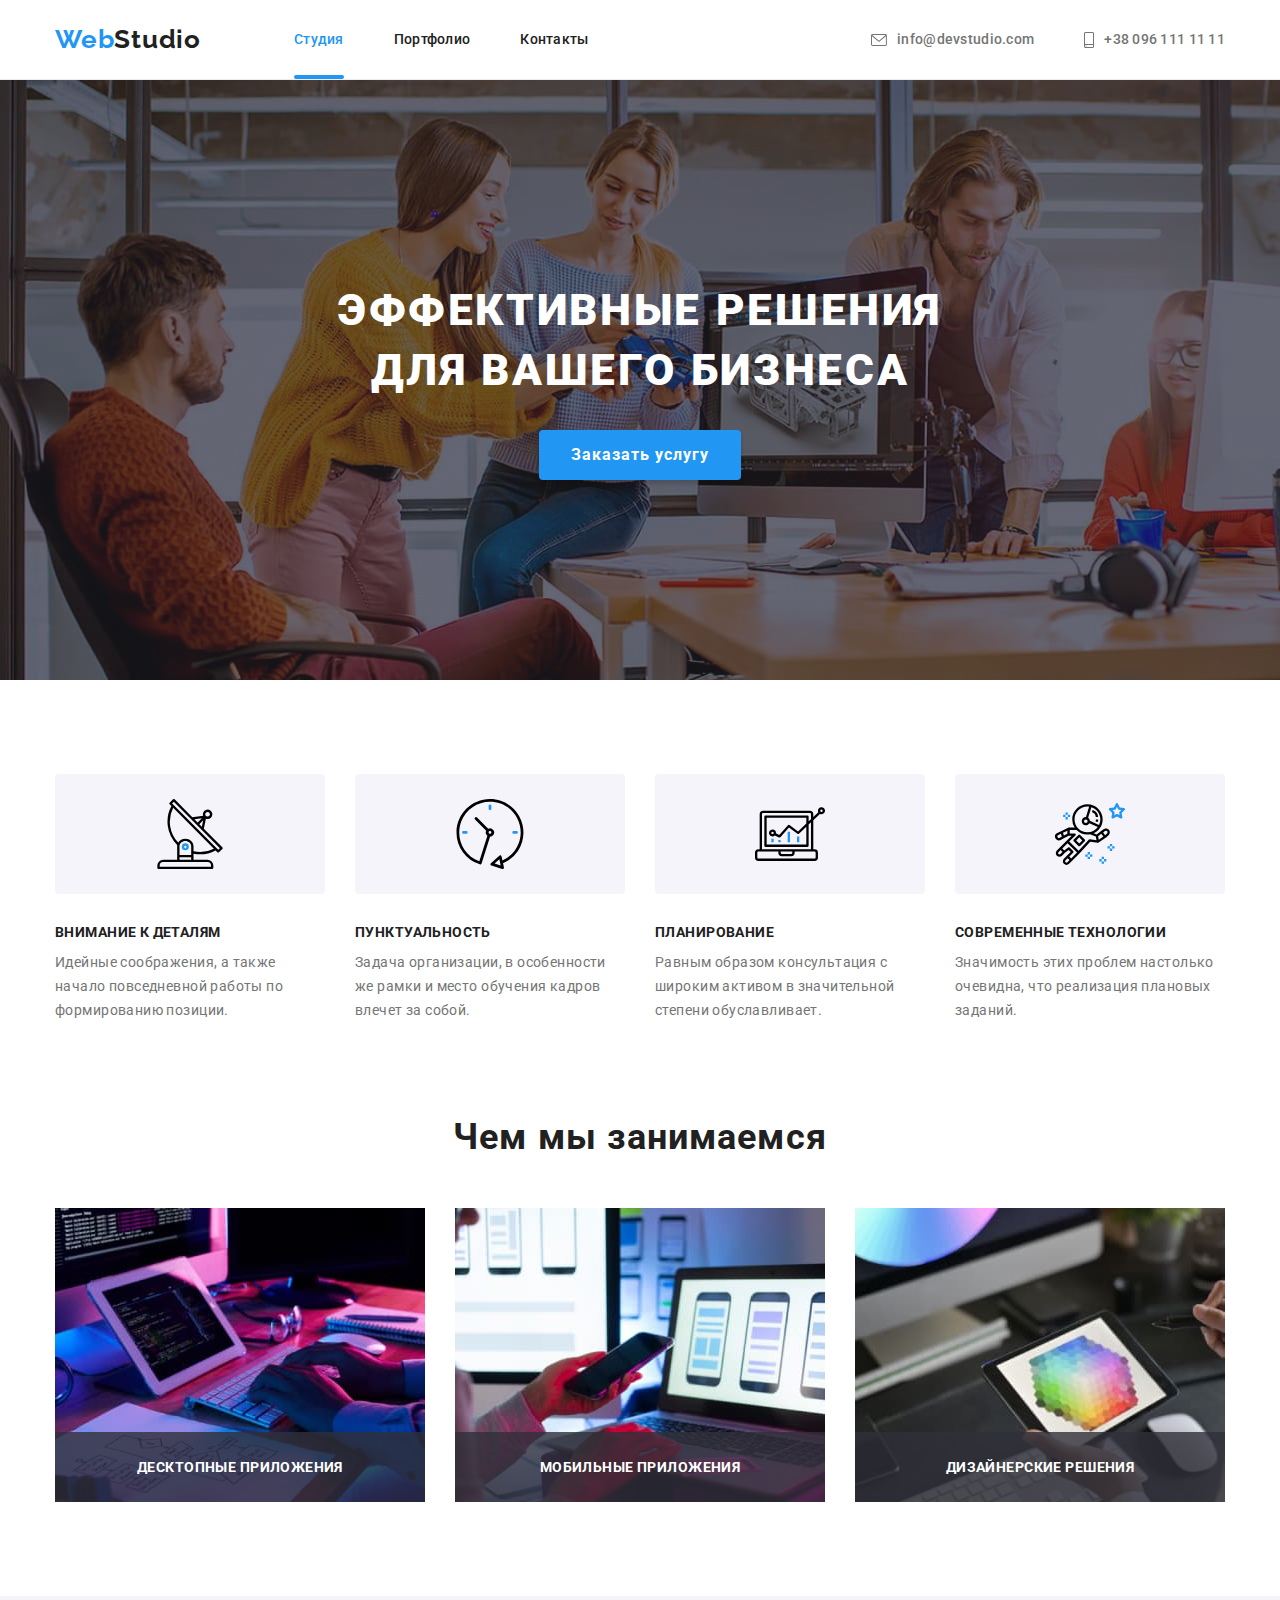
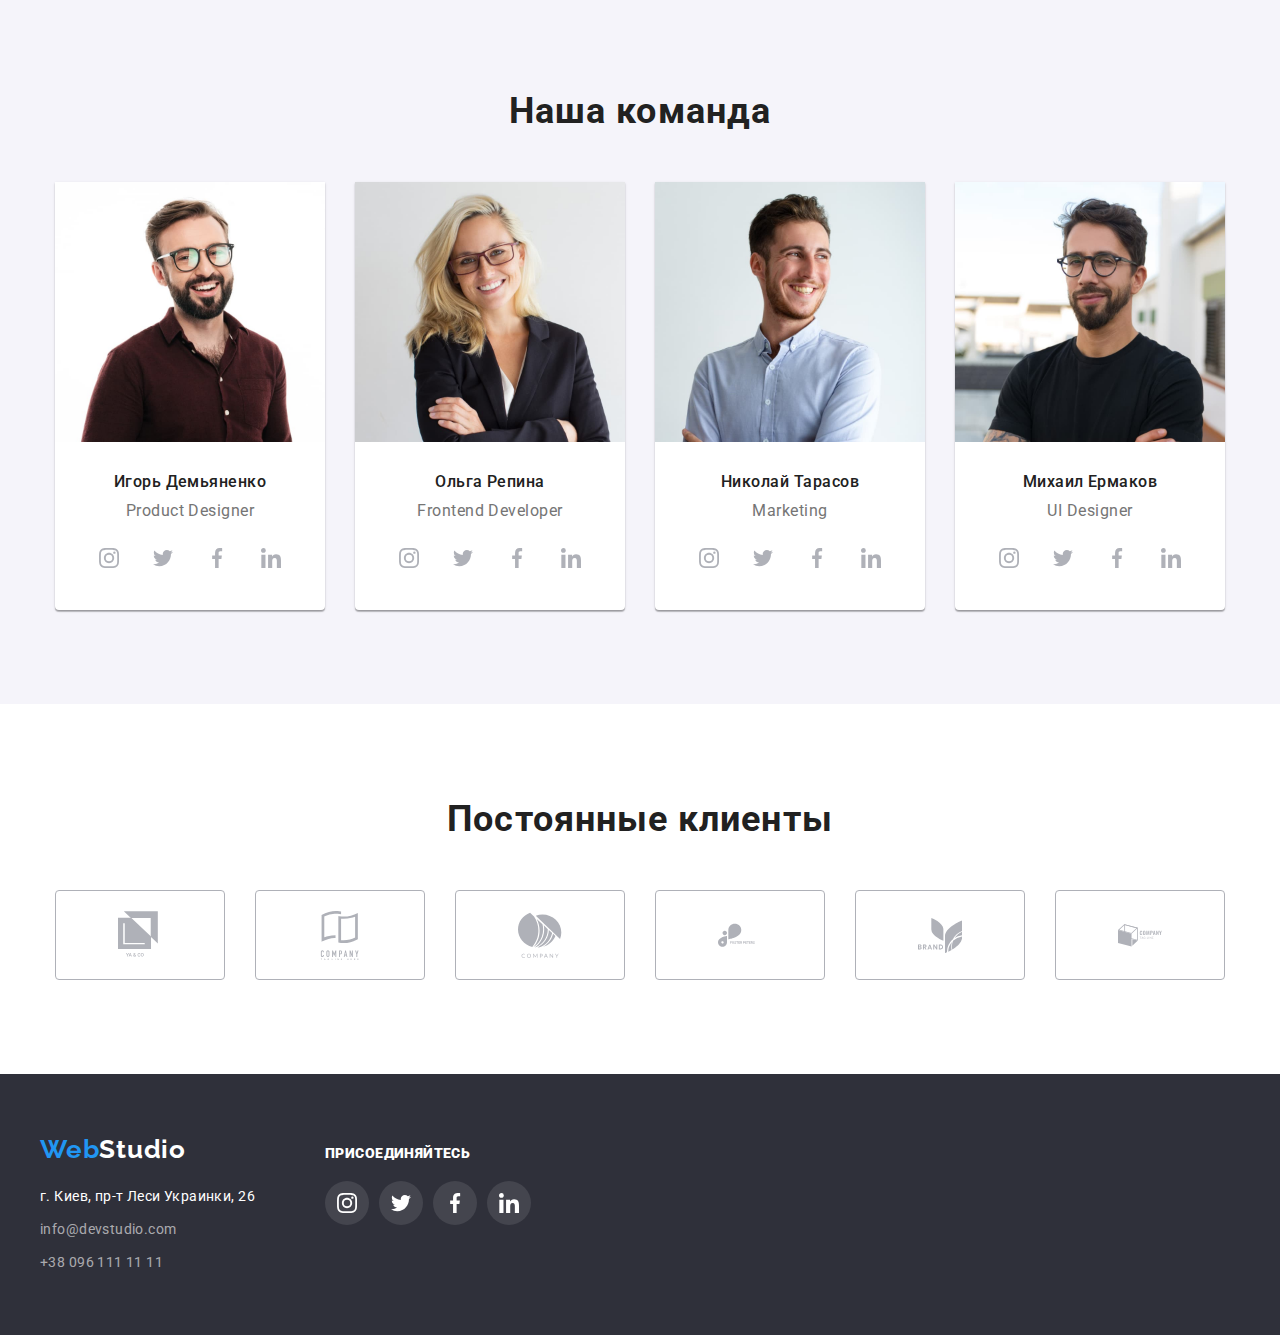
<file: index.html>
<!DOCTYPE html>
<html lang="ru">
<head>
    <meta charset="UTF-8">
    <meta name="viewport" content="width=device-width, initial-scale=1.0">
    <title>WebStudio</title>
    <link rel="preconnect" href="https://fonts.gstatic.com">
    <link href="https://fonts.googleapis.com/css2?family=Raleway:wght@700&family=Roboto:wght@400;500;700;900&display=swap"
        rel="stylesheet">
    <link rel="stylesheet" href="https://cdnjs.cloudflare.com/ajax/libs/modern-normalize/1.0.0/modern-normalize.min.css">
    <link rel="stylesheet" href="./css/styles.css">
</head>
<body>
    <header class="header">
        <div class="container">
            <nav class="site-nav">
                <a href="./index.html" class="logo link" aria-label="Логотип сайта"><span class="logo-web">Web</span>Studio</a>
                <ul class="site-nav-list list">
                    <li class="site-nav-item">
                        <a href="./index.html" class="site-nav-link link current">Студия</a>
                    </li>
                    <li class="site-nav-item">
                        <a href="./portfolio.html" class="site-nav-link link">Портфолио</a>
                    </li>
                    <li class="site-nav-item">
                        <a href="" class="site-nav-link link">Контакты</a>
                    </li>
                </ul>
            </nav>
            <address class="auth-nav">
                <a class="auth-nav-link link" href="mailto:info@devstudio.com">
                    <svg class="auth-icon"  width="16" height="12">
                        <use href="./images/sprite.svg#envelope"></use>
                    </svg> info@devstudio.com
                </a>

                <a class="auth-nav-link link" href="tel:+380961111111">
                    <svg class="auth-icon" width="10" height="16">
                    <use href="./images/sprite.svg#smartphone"></use>
                </svg>+38 096 111 11 11
            </a>
            </address>
        </div>
    </header>
    <main>
            <!--HERO-->
            <section class="hero">
                <div class="container">
                    <h1 class="hero-title">Эффективные решения для вашего бизнеса</h1>
                    <button type="button" class="hero-button" data-modal-open>Заказать услугу</button>
                </div>
            </section>
            <!--ABOUT-->
            <section class="about section">
                <div class="container">
                    <h2 class="about-title">Наши преимущества</h2>
                    <ul class="advantages-list list">
                        <li class="advantages-list-item">
                            <div class="icon-thumb">
                                <svg class="advantages-icon" width="70" height="70">
                                    <use href="./images/sprite.svg#antenna"></use>
                                </svg>
                            </div>
                            <h3 class="advantages-title">Внимание к деталям</h3>
                            <p class="advantages-desc">Идейные соображения, а также начало повседневной работы по формированию позиции.</p>
                        </li>
                        <li class="advantages-list-item">
                            <div class="icon-thumb">
                                <svg class="advantages-icon" width="70" height="70">
                                    <use href="./images/sprite.svg#clock"></use>
                                </svg>
                            </div>
                            <h3 class="advantages-title">Пунктуальность</h3>
                            <p class="advantages-desc">Задача организации, в особенности же рамки и место обучения кадров влечет за собой.
                            </p>
                        </li>
                        <li class="advantages-list-item">
                            <div class="icon-thumb">
                                <svg class="advantages-icon" width="70" height="70">
                                    <use href="./images/sprite.svg#diagram"></use>
                                </svg>
                            </div>
                            <h3 class="advantages-title">Планирование</h3>
                            <p class="advantages-desc">Равным образом консультация с широким активом в значительной степени обуславливает.
                            </p>
                        </li>
                        <li class="advantages-list-item">
                            <div class="icon-thumb">
                                <svg class="advantages-icon" width="70" height="70">
                                    <use href="./images/sprite.svg#astronaut"></use>
                                </svg>
                            </div>
                            <h3 class="advantages-title">Современные технологии</h3>
                            <p class="advantages-desc">Значимость этих проблем настолько очевидна, что реализация плановых заданий.</p>
                        </li>
                    </ul>
                </div>
            </section>
            <!--FEATURES-->
            <section class="features section">
                <div class="container">
                    <h2 class="features-title title">Чем мы занимаемся</h2>
                    <ul class="features-list list">
                        <li class="fetures-list-item">
                            <div class="features-img-wraper">
                                <img class="features-img" src="./images/features/features1.jpg" alt="Сотрудник разрабатывает проект приложения"
                                    width="370" height="294">
                            </div>
                            <p class="features-desc">Десктопные приложения</p>
                        </li>
                        <li class="fetures-list-item">
                            <div class="features-img-wraper">
                                <img class="features-img" src="./images/features/features2.jpg" alt="Сотпрудник разрабатывает дизайн приложения"
                                    width="370" height="294">
                            </div>
                            <p class="features-desc">Мобильные приложения</p>
                        </li>
                        <li class="fetures-list-item">
                            <div class="features-img-wraper">
                                <img class="features-img" src="./images/features/features3.jpg" alt="Сотпрудник выбирает цвет на палитре" width="370"
                                    height="294">
                            </div>
                            <p class="features-desc">Дизайнерские решения</p>
                        </li>
                    </ul>
                </div>
            </section>
            <!--TEAM-->
            <section class="team section">
                <div class="container">
                    <h2 class="team-title title">Наша команда</h2>
                    <ul class="team-list list">
                        <li class="team-list-item">
                            <img class="team-list-img" src="./images/team/team1.jpg" alt="Сотрудник компании" width="270" height="260">
                            <div class="employee-desc">
                                <h3 class="employee-name">Игорь Демьяненко</h3>
                                <p class="employee-position" lang="en">Product Designer</p>
                                <ul class="social-list list">
                                    <li class="social-list-item">
                                        <a href="" class="social-list-link link">
                                            <svg class="social-list-icon" width="20" height="20">
                                                <use href="./images/sprite.svg#instagram"></use>
                                            </svg>
                                        </a>
                                    </li>
                                    <li class="social-list-item">
                                        <a href="" class="social-list-link link">
                                            <svg class="social-list-icon" width="20" height="20">
                                                <use href="./images/sprite.svg#twitter"></use>
                                            </svg>
                                        </a>
                                    </li>
                                    <li class="social-list-item">
                                        <a href="" class="social-list-link link">
                                            <svg class="social-list-icon" width="20" height="20">
                                                <use href="./images/sprite.svg#facebook"></use>
                                            </svg>
                                        </a>
                                    </li>
                                    <li class="social-list-item">
                                        <a href="" class="social-list-link link">
                                            <svg class="social-list-icon" width="20" height="20">
                                                <use href="./images/sprite.svg#linkedin"></use>
                                            </svg>
                                        </a>
                                    </li>
                                </ul>
                            </div>
                        </li>
                        <li class="team-list-item">
                            <img class="team-list-img" src="./images/team/team2.jpg" alt="Сотрудник компании" width="270" height="260">
                            <div class="employee-desc">
                                <h3 class="employee-name">Ольга Репина</h3>
                                <p class="employee-position" lang="en">Frontend Developer</p>
                                <ul class="social-list list">
                                    <li class="social-list-item">
                                        <a href="" class="social-list-link link">
                                            <svg class="social-list-icon" width="20" height="20">
                                                <use href="./images/sprite.svg#instagram"></use>
                                            </svg>
                                        </a>
                                    </li>
                                    <li class="social-list-item">
                                        <a href="" class="social-list-link link">
                                            <svg class="social-list-icon" width="20" height="20">
                                                <use href="./images/sprite.svg#twitter"></use>
                                            </svg>
                                        </a>
                                    </li>
                                    <li class="social-list-item">
                                        <a href="" class="social-list-link link">
                                            <svg class="social-list-icon" width="20" height="20">
                                                <use href="./images/sprite.svg#facebook"></use>
                                            </svg>
                                        </a>
                                    </li>
                                    <li class="social-list-item">
                                        <a href="" class="social-list-link link">
                                            <svg class="social-list-icon" width="20" height="20">
                                                <use href="./images/sprite.svg#linkedin"></use>
                                            </svg>
                                        </a>
                                    </li>
                                </ul>
                            </div>
                        </li>
                        <li class="team-list-item">
                            <img class="team-list-img" src="./images/team/team3.jpg" alt="Сотрудник компании" width="270" height="260">
                            <div class="employee-desc">
                                <h3 class="employee-name">Николай Тарасов</h3>
                                <p class="employee-position" lang="en">Marketing</p>
                                <ul class="social-list list">
                                    <li class="social-list-item">
                                        <a href="" class="social-list-link link">
                                            <svg class="social-list-icon" width="20" height="20">
                                                <use href="./images/sprite.svg#instagram"></use>
                                            </svg>
                                        </a>
                                    </li>
                                    <li class="social-list-item">
                                        <a href="" class="social-list-link link">
                                            <svg class="social-list-icon" width="20" height="20">
                                                <use href="./images/sprite.svg#twitter"></use>
                                            </svg>
                                        </a>
                                    </li>
                                    <li class="social-list-item">
                                        <a href="" class="social-list-link link">
                                            <svg class="social-list-icon" width="20" height="20">
                                                <use href="./images/sprite.svg#facebook"></use>
                                            </svg>
                                        </a>
                                    </li>
                                    <li class="social-list-item">
                                        <a href="" class="social-list-link link">
                                            <svg class="social-list-icon" width="20" height="20">
                                                <use href="./images/sprite.svg#linkedin"></use>
                                            </svg>
                                        </a>
                                    </li>
                                </ul>
                            </div>
                        </li>
                        <li class="team-list-item">
                            <img class="team-list-img" src="./images/team/team4.jpg" alt="Сотрудник компании" width="270" height="260">
                            <div class="employee-desc">
                                <h3 class="employee-name">Михаил Ермаков</h3>
                                <p class="employee-position" lang="en">UI Designer</p>
                                <ul class="social-list list">
                                    <li class="social-list-item">
                                        <a href="" class="social-list-link link">
                                            <svg class="social-list-icon" width="20" height="20">
                                                <use href="./images/sprite.svg#instagram"></use>
                                            </svg>
                                        </a>
                                    </li>
                                    <li class="social-list-item">
                                        <a href="" class="social-list-link link">
                                            <svg class="social-list-icon" width="20" height="20">
                                                <use href="./images/sprite.svg#twitter"></use>
                                            </svg>
                                        </a>
                                    </li>
                                    <li class="social-list-item">
                                        <a href="" class="social-list-link link">
                                            <svg class="social-list-icon" width="20" height="20">
                                                <use href="./images/sprite.svg#facebook"></use>
                                            </svg>
                                        </a>
                                    </li>
                                    <li class="social-list-item">
                                        <a href="" class="social-list-link link">
                                            <svg class="social-list-icon" width="20" height="20">
                                                <use href="./images/sprite.svg#linkedin"></use>
                                            </svg>
                                        </a>
                                    </li>
                                </ul>
                            </div>
                        </li>
                    </ul>
                </div>
            </section>

            <!-- CLIENTS -->
            <section class="clients section">
                <div class="container">
                    <h2 class="clients-title title">Постоянные клиенты</h2>

                    <ul class="clients-list list">
                        
                        <li class="clients-list-item">
                            <a href="" class="clients-list-link link">
                                <svg class="clients-list-icon" width="44" height="49">
                                    <use href="./images/sprite.svg#company1"></use>
                                </svg>
                            </a>
                        </li>

                        <li class="clients-list-item">
                            <a href="" class="clients-list-link link">
                                <svg class="clients-list-icon" width="44" height="49">
                                    <use href="./images/sprite.svg#company2"></use>
                                </svg>
                            </a>
                        </li>
                        
                        <li class="clients-list-item">
                            <a href="" class="clients-list-link link">
                                <svg class="clients-list-icon" width="44" height="49">
                                    <use href="./images/sprite.svg#company3"></use>
                                </svg>
                            </a>
                        </li>

                        <li class="clients-list-item">
                            <a href="" class="clients-list-link link">
                                <svg class="clients-list-icon" width="44" height="49">
                                    <use href="./images/sprite.svg#company4"></use>
                                </svg>
                            </a>
                        </li>

                        <li class="clients-list-item">
                            <a href="" class="clients-list-link link">
                                <svg class="clients-list-icon" width="44" height="49">
                                    <use href="./images/sprite.svg#company5"></use>
                                </svg>
                            </a>
                        </li>

                        <li class="clients-list-item">
                            <a href="" class="clients-list-link link">
                                <svg class="clients-list-icon" width="44" height="49">
                                    <use href="./images/sprite.svg#company6"></use>
                                </svg>
                            </a>
                        </li>
                    </ul>
                </div>
            </section>            
    </main>
    <footer class="footer">
        <div class="container">
            <div class="footer-left-side">
                <a href="./index.html" class="logo link"><span class="logo-web">Web</span><span class="logo-studio">Studio</span></a>
                <address class="address">
                    <a class="address-link link" href="https://goo.gl/maps/zFwugZTrVyERspew9" target="_blank">г. Киев, пр-т Леси
                        Украинки,
                        26</a>
                    <a class="auth-nav-link link" href="mailto:info@devstudio.com">info@devstudio.com</a>
                    <a class="auth-nav-link link" href="tel:+380961111111">+38 096 111 11 11</a>
                </address>
            </div>
            <div class="social-links">
                <p class="social-links-title">
                    <b>Присоединяйтесь</b>
                </p>
                
                <ul class="social-list list">
                    <li class="social-list-item">
                        <a href="" class="social-list-link link">
                            <svg class="social-list-icon" width="20" height="20">
                                <use href="./images/sprite.svg#instagram"></use>
                            </svg>
                        </a>
                    </li>
                    <li class="social-list-item">
                        <a href="" class="social-list-link link">
                            <svg class="social-list-icon" width="20" height="20">
                                <use href="./images/sprite.svg#twitter"></use>
                            </svg>
                        </a>
                    </li>
                    <li class="social-list-item">
                        <a href="" class="social-list-link link">
                            <svg class="social-list-icon" width="20" height="20">
                                <use href="./images/sprite.svg#facebook"></use>
                            </svg>
                        </a>
                    </li>
                    <li class="social-list-item">
                        <a href="" class="social-list-link link">
                            <svg class="social-list-icon" width="20" height="20">
                                <use href="./images/sprite.svg#linkedin"></use>
                            </svg>
                        </a>
                    </li>
                </ul>
            </div>
        </div>
    </footer>
    <div class="backdrop is-hidden" data-modal>
        <div class="modal">
            <button type="button" class="close-btn" data-modal-close>
                <svg class="close-btn-icon" width="18px" height="18px">
                    <use href="./images/sprite.svg#close"></use>
                </svg>
            </button>
        </div>
    </div>
    <script src="./js/modal.js"></script>
</body>
</html>
</file>
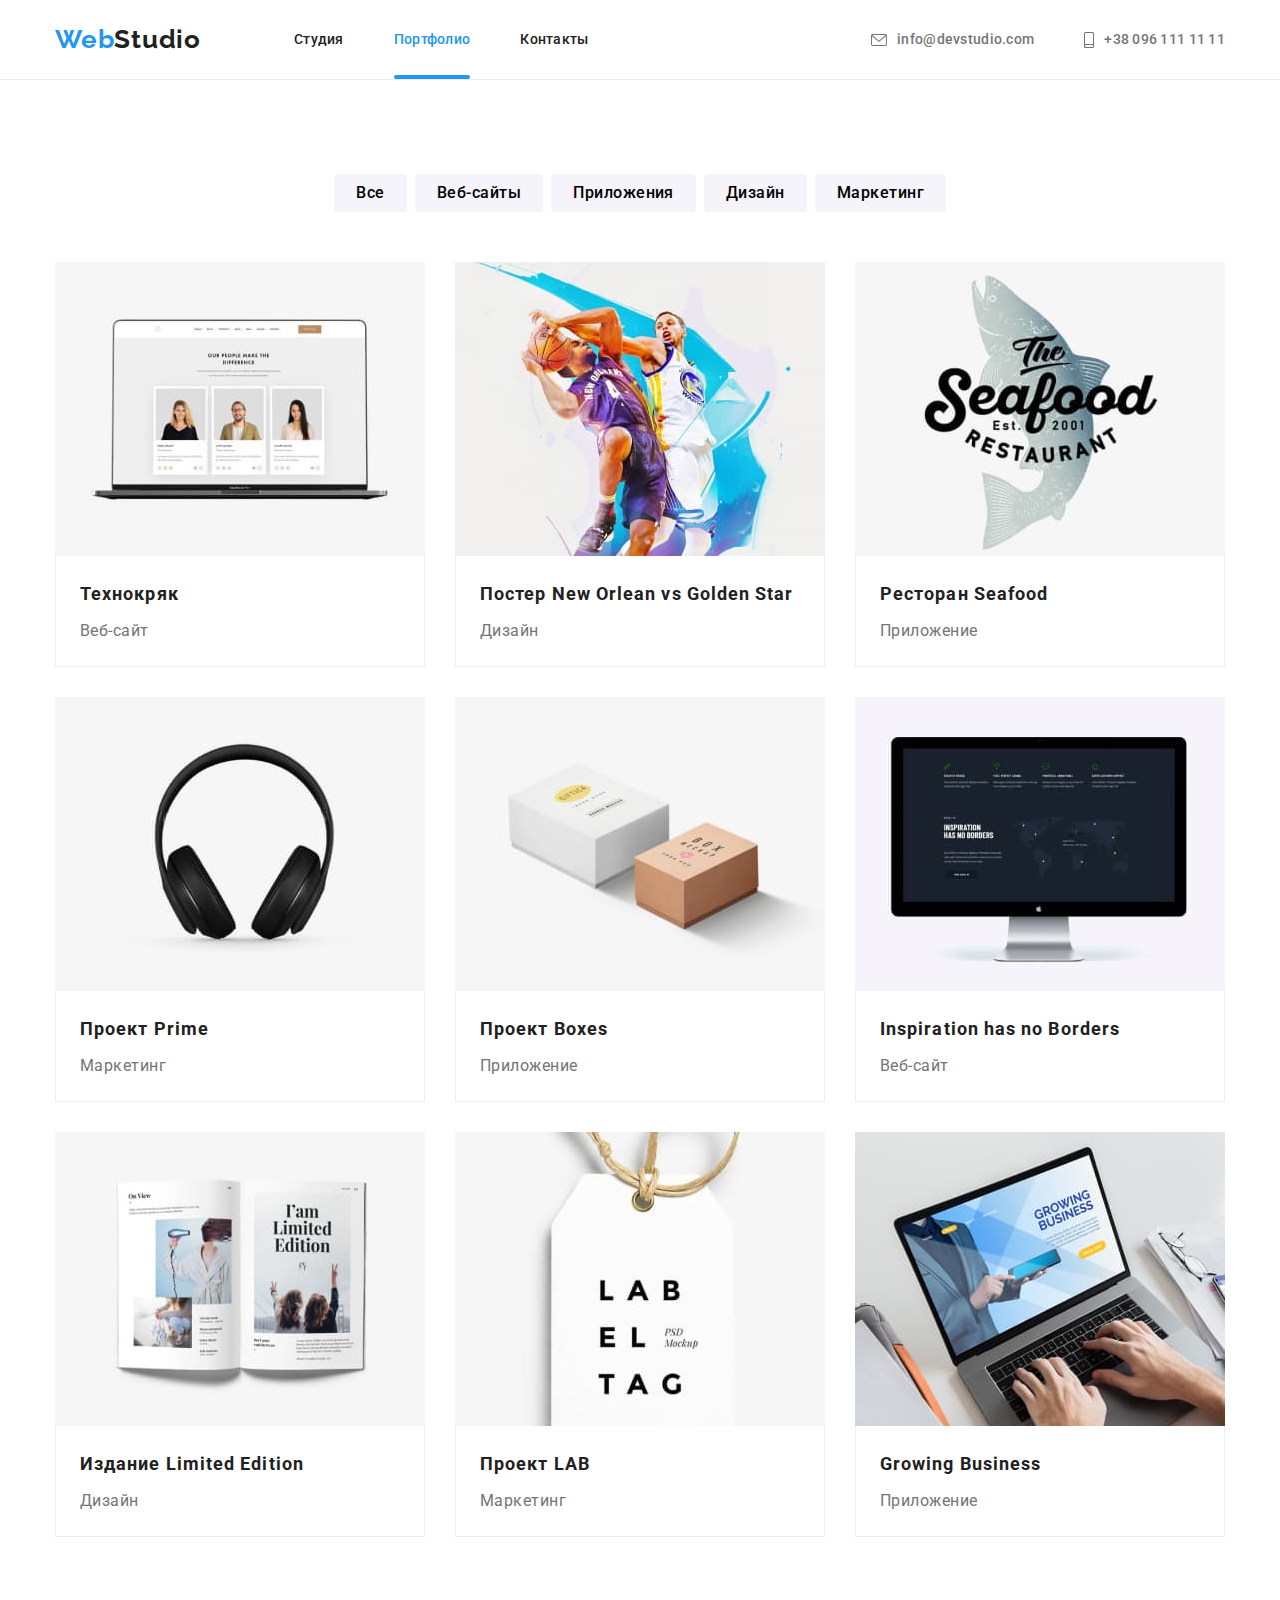
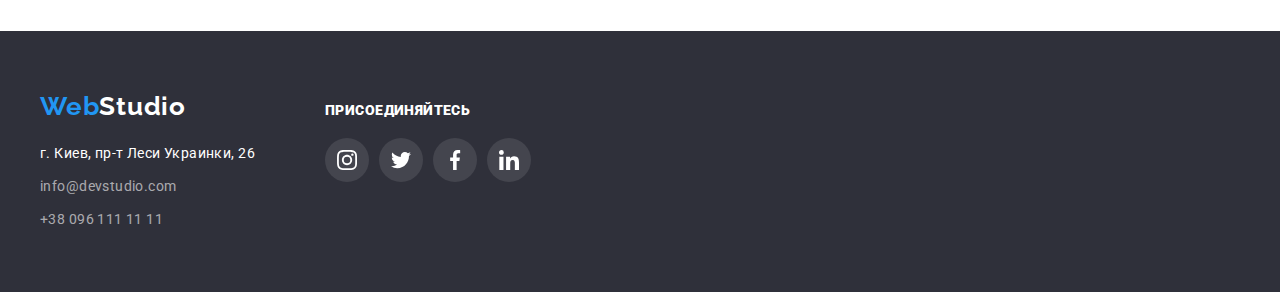
<file: portfolio.html>
<!DOCTYPE html>
<html lang="ru">

<head>
    <meta charset="UTF-8">
    <meta name="viewport" content="width=device-width, initial-scale=1.0">
    <title>Portfolio</title>
    <link rel="preconnect" href="https://fonts.gstatic.com">
    <link href="https://fonts.googleapis.com/css2?family=Raleway:wght@700&family=Roboto:wght@400;500;700;900&display=swap"
        rel="stylesheet">
    <link rel="stylesheet" href="https://cdnjs.cloudflare.com/ajax/libs/modern-normalize/1.0.0/modern-normalize.min.css">
    <link rel="stylesheet" href="./css/styles.css">
</head>

<body>
    <header class="header">
        <div class="container">
            <nav class="site-nav">
                <a href="./index.html" class="logo link" aria-label="Логотип сайта"><span
                        class="logo-web">Web</span>Studio</a>
                <ul class="site-nav-list list">
                    <li class="site-nav-item">
                        <a href="./index.html" class="site-nav-link link">Студия</a>
                    </li>
                    <li class="site-nav-item">
                        <a href="./portfolio.html" class="site-nav-link link current">Портфолио</a>
                    </li>
                    <li class="site-nav-item">
                        <a href="" class="site-nav-link link">Контакты</a>
                    </li>
                </ul>
            </nav>
            <address class="auth-nav">
                <a class="auth-nav-link link" href="mailto:info@devstudio.com">
                    <svg class="auth-icon" width="16" height="12">
                        <use href="./images/sprite.svg#envelope"></use>
                    </svg> info@devstudio.com
                </a>
    
                <a class="auth-nav-link link" href="tel:+380961111111">
                    <svg class="auth-icon" width="10" height="16">
                        <use href="./images/sprite.svg#smartphone"></use>
                    </svg>+38 096 111 11 11
                </a>
            </address>
        </div>
    </header>
    <main>
        <section class="portfolio section">
            <div class="container">
                <h1 class="about-title">Примеры работ</h1>
                <div class="portfolio-btn-menu">
                    <button class="portfolio-btn" type="button">Все</button>
                    <button class="portfolio-btn" type="button">Веб-сайты</button>
                    <button class="portfolio-btn" type="button">Приложения</button>
                    <button class="portfolio-btn" type="button">Дизайн</button>
                    <button class="portfolio-btn" type="button">Маркетинг</button>
                </div>
                <ul class="portfolio-list list">
                    <li class="portfolio-list-item">
                        <a class="portfolio-list-link link" href="">
                            <div class="portfolio-img-wraper">
                                <img src="./images/portfolio/img1.jpg" alt="Пример веб-сайта" width="370" height="294">
                                <p class="card-overlay">Технокряк это современная площадка распространения коронавируса. Компании используют эту
                                    платформу для цифрового шпионажа и атак на защищённые сервера конкурентов.</p>
                            </div>
                            
                            <div class="card-desc">
                                <h2 class="projects-title">Технокряк</h2>
                                <p class="projects-desc">Веб-сайт</p>
                            </div>
                            
                        </a>
                    </li>
                    <li class="portfolio-list-item">
                        <a class="portfolio-list-link link" href="">
                            <div class="portfolio-img-wraper">
                                <img src="./images/portfolio/img2.jpg" alt="Пример постера для волейбольной команды" width="370" height="294">
                                <p class="card-overlay">Технокряк это современная площадка распространения коронавируса. Компании используют эту
                                    платформу для цифрового шпионажа и атак на защищённые сервера конкурентов.</p>
                                </div>
                            <div class="card-desc">
                                <h2 class="projects-title">Постер New Orlean vs Golden Star</h2>
                                <p class="projects-desc">Дизайн</p>
                            </div>
                        </a>
                    </li>
                    <li class="portfolio-list-item">
                        <a class="portfolio-list-link link" href="">
                            <div class="portfolio-img-wraper">
                                <img src="./images/portfolio/img3.jpg" alt="Пример приложения для рыбного ресторана " width="370" height="294">
                                <p class="card-overlay">Технокряк это современная площадка распространения коронавируса. Компании используют эту
                                    платформу для цифрового шпионажа и атак на защищённые сервера конкурентов.</p>
                            </div>
                            
                            <div class="card-desc">
                                <h2 class="projects-title">Ресторан Seafood</h2>
                                <p class="projects-desc">Приложение</p>
                            </div>
                        </a>
                    </li>
                    <li class="portfolio-list-item">
                        <a class="portfolio-list-link link" href="">
                            <div class="portfolio-img-wraper">
                                <img src="./images/portfolio/img4.jpg" alt="Пример рекламы" width="370" height="294">
                                <p class="card-overlay">Технокряк это современная площадка распространения коронавируса. Компании используют эту
                                    платформу для цифрового шпионажа и атак на защищённые сервера конкурентов.</p>
                            </div>
                            
                            <div class="card-desc">
                                <h2 class="projects-title">Проект Prime</h2>
                                <p class="projects-desc">Маркетинг</p>
                            </div>
                        </a>
                    </li>
                    <li class="portfolio-list-item">
                        <a class="portfolio-list-link link" href="">
                            <div class="portfolio-img-wraper">
                                <img src="./images/portfolio/img5.jpg" alt="Пример приложения для сервиса подарков" width="370" height="294">
                                <p class="card-overlay">Технокряк это современная площадка распространения коронавируса. Компании используют эту
                                    платформу для цифрового шпионажа и атак на защищённые сервера конкурентов.</p>
                            </div>
                            
                            <div class="card-desc">
                                <h2 class="projects-title">Проект Boxes</h2>
                                <p class="projects-desc">Приложение</p>
                            </div>
                        </a>
                    </li>

                    <li class="portfolio-list-item">
                        <a class="portfolio-list-link link" href="">
                            <div class="portfolio-img-wraper">
                                <img src="./images/portfolio/img6.jpg" alt="Пример веб-сайта" width="370" height="294">
                                <p class="card-overlay">Технокряк это современная площадка распространения коронавируса. Компании используют эту
                                    платформу для цифрового шпионажа и атак на защищённые сервера конкурентов.</p>
                            </div>
                            
                            <div class="card-desc">
                                <h2 class="projects-title">Inspiration has no Borders</h2>
                                <p class="projects-desc">Веб-сайт</p>
                            </div>
                        </a>
                    </li>
                    
                    <li class="portfolio-list-item">
                        <a class="portfolio-list-link link" href="">
                            <div class="portfolio-img-wraper">
                                <img src="./images/portfolio/img7.jpg" alt="Пример дизайна для фешн издания" width="370" height="294">
                                <p class="card-overlay">Технокряк это современная площадка распространения коронавируса. Компании используют эту
                                    платформу для цифрового шпионажа и атак на защищённые сервера конкурентов.</p>
                            </div>
                            
                            <div class="card-desc">
                                <h2 class="projects-title">Издание Limited Edition</h2>
                                <p class="projects-desc">Дизайн</p>
                            </div>
                        </a>
                    </li>

                    <li class="portfolio-list-item">
                        <a class="portfolio-list-link link" href="">
                            <div class="portfolio-img-wraper">
                                <img src="./images/portfolio/img8.jpg" alt="Проект рекламы на бирках" width="370" height="294">
                                <p class="card-overlay">Технокряк это современная площадка распространения коронавируса. Компании используют эту
                                    платформу для цифрового шпионажа и атак на защищённые сервера конкурентов.</p>
                            </div>
                            
                            <div class="card-desc">
                                <h2 class="projects-title">Проект LAB</h2>
                                <p class="projects-desc">Маркетинг</p>
                            </div>
                        </a>
                    </li>
                    
                    <li class="portfolio-list-item">
                        <a class="portfolio-list-link link" href="">
                            <div class="portfolio-img-wraper">
                                <img src="./images/portfolio/img9.jpg" alt="Пример приложения по развитию бизнеса" width="370" height="294">
                                <p class="card-overlay">Технокряк это современная площадка распространения коронавируса. Компании используют эту
                                    платформу для цифрового шпионажа и атак на защищённые сервера конкурентов.</p>
                            </div>
                            
                            <div class="card-desc">
                                <h2 class="projects-title">Growing Business</h2>
                                <p class="projects-desc">Приложение</p>
                            </div>
                        </a>
                    </li>
                
                </ul>
            </div>
        </section>

    </main>
    <footer class="footer">
        <div class="container">
            <div class="footer-left-side">
                <a href="./index.html" class="logo link"><span class="logo-web">Web</span><span
                        class="logo-studio">Studio</span></a>
                <address class="address">
                    <a class="address-link link" href="https://goo.gl/maps/zFwugZTrVyERspew9" target="_blank">г. Киев, пр-т
                        Леси
                        Украинки,
                        26</a>
                    <a class="auth-nav-link link" href="mailto:info@devstudio.com">info@devstudio.com</a>
                    <a class="auth-nav-link link" href="tel:+380961111111">+38 096 111 11 11</a>
                </address>
            </div>
            <div class="social-links">
                <p class="social-links-title">
                    <b>Присоединяйтесь</b>
                </p>
    
                <ul class="social-list list">
                    <li class="social-list-item">
                        <a href="" class="social-list-link link">
                            <svg class="social-list-icon" width="20" height="20">
                                <use href="./images/sprite.svg#instagram"></use>
                            </svg>
                        </a>
                    </li>
                    <li class="social-list-item">
                        <a href="" class="social-list-link link">
                            <svg class="social-list-icon" width="20" height="20">
                                <use href="./images/sprite.svg#twitter"></use>
                            </svg>
                        </a>
                    </li>
                    <li class="social-list-item">
                        <a href="" class="social-list-link link">
                            <svg class="social-list-icon" width="20" height="20">
                                <use href="./images/sprite.svg#facebook"></use>
                            </svg>
                        </a>
                    </li>
                    <li class="social-list-item">
                        <a href="" class="social-list-link link">
                            <svg class="social-list-icon" width="20" height="20">
                                <use href="./images/sprite.svg#linkedin"></use>
                            </svg>
                        </a>
                    </li>
                </ul>
            </div>
        </div>
    </footer>
    </body>
    </html>
</file>
<file: css/styles.css>
:root {
  --main-font: "Roboto", sans-serif;
  --secondary-font: "Raleway", sans-serif;
  --primary-text-color: #212121;
  --desc-text-color: #757575;
  --accent-color: #2196f3;
  --white-text-color: #ffffff;
  --primary-bcg-color: #e5e5e5;
}

/* вторичный цвет текста #757575 */
/* цвет основного текста #212121 */
/* белый цвет #FFFFFF */
/* акцент  #2196F3 */

/* основной цвет фона  #E5E5E5 */
/* вторичный цвет фона белый #FFFFFF;*/
/* вторичный цвет фона темный  #2F303A*/
/* вторичний цвет фона светлый #F5F4FA */

body {
  font-family: var(--main-font);
  color: var(--primary-text-color);
}

.list {
  list-style: none;
}

.link {
  text-decoration: none;
}

h1,
h2,
h3,
h4,
h5,
h6,
p {
  margin: 0;
}

ul,
ol {
  margin: 0;
  padding: 0;
}

img {
  display: block;
  max-width: 100%;
}

.container {
  width: 1200px;
  padding: 0 15px;
  margin: 0 auto;
}

.section {
  padding-top: 94px;
  padding-bottom: 94px;
}

.title {
  font-weight: 700;
  font-size: 36px;
  line-height: 1.167;
  text-align: center;
  letter-spacing: 0.03em;
  margin-bottom: 50px;
}

/* ============================HEADER============================== */

.header {
  padding-top: 24px;
  padding-bottom: 24px;
  border-bottom: 1px solid #ececec;
}

.header .container {
  display: flex;
  align-items: center;
}

/* ====== Logo ======== */

.header .logo {
  margin-right: 93px;
}

.logo {
  font-family: var(--secondary-font);
  color: var(--primary-text-color);
  font-style: normal;
  font-weight: 700;
  font-size: 26px;
  line-height: 1.193;
  letter-spacing: 0.03em;
}

.logo-web {
  color: #2196f3;
}

/* ======= Site nav ======= */

.site-nav {
  display: flex;
  align-items: center;
}

.site-nav-list {
  display: flex;
}

.site-nav-item:not(:last-child) {
  margin-right: 50px;
}

.site-nav-link {
  position: relative;

  font-weight: 500;
  font-size: 14px;
  line-height: 1.14;
  letter-spacing: 0.02em;
  color: var(--primary-text-color);

  padding: 32px 0;

  transition: color 250ms cubic-bezier(0.4, 0, 0.2, 1);
}

.current {
  color: var(--accent-color);
}

.site-nav-link:hover,
.site-nav-link:focus {
  color: var(--accent-color);
}

.current.site-nav-link::after {
  content: "";

  position: absolute;
  bottom: 0;

  display: block;
  width: 100%;
  height: 4px;
  border-radius: 2px;
  background-color: var(--accent-color);

  opacity: 1;
}

/* ======== Auth nav ========= */

.auth-nav {
  display: flex;
  margin-left: auto;
}

.auth-icon {
  fill: currentColor;
  margin-right: 10px;
}

.auth-nav-link {
  display: flex;
  justify-content: center;
  align-items: center;

  font-style: normal;
  font-weight: 500;
  font-size: 14px;
  line-height: 1.14;
  letter-spacing: 0.02em;
  color: var(--desc-text-color);

  transition: color 250ms cubic-bezier(0.4, 0, 0.2, 1);
}

.auth-nav-link:first-child {
  margin-right: 50px;
}

.auth-nav .auth-nav-link:hover,
.auth-nav .auth-nav-link:focus {
  color: var(--accent-color);
}

.envelope {
  width: 16px;
  height: 12px;
  margin-right: 10px;
  fill: var(--desc-text-color);
}

.smartphone {
  width: 10px;
  height: 16px;
  margin-right: 10px;
  fill: var(--desc-text-color);
}

.auth-nav-icon:hover {
  fill: var(--accent-color);
}
/* =========================== END HEADER  ============================ */

/* =========================== HERO  ============================ */
.hero {
  background-image: linear-gradient(
      rgba(47, 48, 58, 0.4),
      rgba(47, 48, 58, 0.4)
    ),
    url("../images/hero.jpg");
  background-repeat: no-repeat;
  background-size: cover;
  background-color: #c4c4c4;
}

/* .hero .container {
  display: flex;
  flex-wrap: wrap;
  justify-content: center;
  align-items: center;
  max-width: 696px;
  text-align: center;
  padding-top: 200px;
  padding-bottom: 184px;
} */

.hero .container {
  display: flex;
  flex-wrap: wrap;
  justify-content: center;

  height: 600px;

  padding-top: 200px;
  padding-right: 252px;
  padding-left: 252px;
  padding-bottom: 200px;
}

.hero-title {
  font-weight: 900;
  font-size: 44px;
  line-height: 1.364;
  text-align: center;
  letter-spacing: 0.06em;
  text-transform: uppercase;
  color: var(--white-text-color);

  margin-bottom: 30px;
}

.hero-button {
  min-width: 200px;
  height: 50px;
  box-shadow: 0px 4px 4px rgba(0, 0, 0, 0.15);
  border: none;
  border-radius: 4px;

  background-color: var(--accent-color);

  font-weight: 700;
  font-size: 16px;
  line-height: 1.875;
  display: flex;
  align-items: center;
  text-align: center;
  letter-spacing: 0.06em;
  color: var(--white-text-color);
  cursor: pointer;
  text-align: center;

  padding: 10px 32px;

  transition: background-color 250ms cubic-bezier(0.4, 0, 0.2, 1);
}

.hero-button:hover,
.hero-button:focus {
  background-color: #2196f3;
}

/* =========================== END HERO  ============================ */

/* =========================== ABOUT  ============================ */

.about.section {
  padding-bottom: 0;
}

.about-title {
  position: absolute;
  width: 1px;
  height: 1px;
  margin: -1px;
  border: 0;
  padding: 0;

  white-space: nowrap;
  clip-path: inset(100%);
  clip: rect(0 0 0 0);
  overflow: hidden;
}

.icon-thumb {
  display: flex;
  justify-content: center;
  align-items: center;

  width: 270px;
  height: 120px;
  background-color: #f5f4fa;
  border-radius: 4px;

  margin-bottom: 30px;
}

.advantages-icon {
  display: block;
}

.advantages-title {
  font-weight: 700;
  font-size: 14px;
  line-height: 1.143;
  letter-spacing: 0.03em;
  text-transform: uppercase;

  margin-bottom: 10px;
}

.about .advantages-list {
  display: flex;
  justify-content: space-between;
}

.advantages-list-item {
  width: 270px;
}

.advantages-desc {
  font-weight: 400;
  font-size: 14px;
  line-height: 1.715;
  letter-spacing: 0.03em;
  color: var(--desc-text-color);
}

/* =========================== END ABOUT  ============================ */

/* =========================== FEATURES  ============================ */

.features-list {
  display: flex;
  justify-content: space-between;
}

.fetures-list-item {
  position: relative;
}

.features-desc {
  position: absolute;
  width: 100%;
  height: 70px;
  left: 0;
  bottom: 0;

  background-color: rgba(47, 48, 58, 0.8);

  font-weight: 700;
  font-size: 14px;
  line-height: 1.143;
  text-align: center;
  letter-spacing: 0.03em;
  text-transform: uppercase;

  color: var(--white-text-color);

  padding-top: 27px;
  padding-bottom: 27px;
}

/* =========================== END FEATURES  ============================ */

/* =========================== TEAM  ============================ */

.team {
  background-color: #f5f4fa;
}

.team-list {
  display: flex;
  justify-content: space-between;
}

.team-list-item {
  background-color: #ffffff;

  box-shadow: 0px 1px 3px rgba(0, 0, 0, 0.12), 0px 1px 1px rgba(0, 0, 0, 0.14),
    0px 2px 1px rgba(0, 0, 0, 0.2);
  border-radius: 0px 0px 4px 4px;
}

.employee-desc {
  padding: 30px 32px;
}

.employee-name {
  font-weight: 500;
  font-size: 16px;
  line-height: 1.188;
  text-align: center;
  letter-spacing: 0.03em;
  margin-bottom: 10px;
}

.employee-position {
  font-weight: 400;
  font-size: 16px;
  line-height: 1.188;
  text-align: center;
  letter-spacing: 0.03em;
  color: var(--desc-text-color);
  margin-bottom: 16px;
}

.team .social-list {
  display: flex;
  justify-content: space-between;
}

.team .social-list-icon {
  fill: #afb1b8;

  transition: fill 250ms cubic-bezier(0.4, 0, 0.2, 1);
}

.social-list-link {
  display: flex;
  justify-content: center;
  align-items: center;
  width: 44px;
  height: 44px;
  border-radius: 50%;

  transition: background-color 250ms cubic-bezier(0.4, 0, 0.2, 1);
}

.team .social-list-link:hover,
.team .social-list-link:focus {
  background-color: var(--accent-color);
}

.team .social-list-link:hover .social-list-icon,
.team .social-list-link:focus .social-list-icon {
  fill: var(--white-text-color);
}
/* =========================== END TEAM  ============================ */

/* =========================== CLIENTS  ============================ */
.clients-list {
  display: flex;
  justify-content: space-between;
}

.clients-list-link {
  display: flex;
  justify-content: center;
  align-items: center;

  border: 1px solid #afb1b8;
  border-radius: 4px;

  width: 170px;
  height: 90px;

  transition: border 250ms cubic-bezier(0.4, 0, 0.2, 1);
}

.clients-list-link:hover,
.clients-list-link:focus {
  border: 1px solid var(--accent-color);
}

.clients-list-icon {
  fill: #afb1b8;

  transition: fill 250ms cubic-bezier(0.4, 0, 0.2, 1);
}

.clients-list-link:hover .clients-list-icon,
.clients-list-link:focus .clients-list-icon {
  fill: var(--accent-color);
}

/* =========================== END CLIENTS  ============================ */

/* =========================== FOOTER  ============================ */
.footer .container {
  display: flex;
  align-items: baseline;

  padding: 60px 0;
}

.footer {
  background-color: #2f303a;
}

.footer .logo {
  display: block;
  margin-bottom: 20px;
}

.logo-studio {
  color: var(--white-text-color);
}

.footer-left-side {
  margin-right: 70px;
}

.address-link {
  font-style: normal;
  font-weight: 400;
  font-size: 14px;
  line-height: 1.714;
  letter-spacing: 0.03em;
  color: var(--white-text-color);
  display: block;
  margin-bottom: 9px;
}
.footer .auth-nav-link {
  display: block;

  font-family: var(--main-font);
  font-style: normal;
  font-weight: 400;
  font-size: 14px;
  line-height: 1.714;
  letter-spacing: 0.03em;
  color: rgba(255, 255, 255, 0.6);
}

.footer .auth-nav-link:not(:last-child) {
  margin-bottom: 9px;
}

.footer .social-list {
  display: flex;
}

.footer .social-links-title {
  font-weight: 700;
  font-size: 14px;
  line-height: 1.143;
  letter-spacing: 0.03em;
  text-transform: uppercase;

  color: var(--white-text-color);

  margin-bottom: 20px;
}

.footer .social-list-item:not(:last-child) {
  margin-right: 10px;
}

.footer .social-list-link {
  background-color: rgba(255, 255, 255, 0.1);
}

.footer .social-list-link:hover,
.footer .social-list-link:focus {
  background-color: var(--accent-color);
}

.footer .social-list-icon {
  fill: var(--white-text-color);
}
/* =========================== END FOOTER  ============================ */

/* ===========================  BACKDROP  ============================ */

.backdrop {
  position: fixed;
  width: 100%;
  height: 100%;
  top: 0;
  left: 0;

  background-color: rgba(0, 0, 0, 0.2);

  transition: all 500ms linear;
}

.backdrop.is-hidden .modal {
  transform: translate(-50%, -50%) scale(0);
}

.modal {
  position: absolute;
  width: 528px;
  min-height: 581px;

  top: 50%;
  left: 50%;
  transform: translate(-50%, -50%) scale(1);

  background: #ffffff;
  box-shadow: 0px 1px 3px rgba(0, 0, 0, 0.12), 0px 1px 1px rgba(0, 0, 0, 0.14),
    0px 2px 1px rgba(0, 0, 0, 0.2);
  border-radius: 4px;

  transition: transform 500ms linear;
}

.close-btn {
  position: absolute;
  top: 8px;
  right: 8px;

  display: flex;
  align-items: center;
  justify-content: center;
  padding: 0;

  width: 30px;
  height: 30px;

  background-color: #ffffff;
  border: 1px solid rgba(0, 0, 0, 0.1);
  border-radius: 50%;

  cursor: pointer;
}

.close-btn-icon {
  fill: #000;
}

.is-hidden {
  opacity: 0;
  visibility: hidden;
  pointer-events: none;
}

/* =========================== END BACKDROP  ============================ */

/* =========================== PORTFOLIO  ============================ */

.portfolio-btn-menu {
  display: flex;
  justify-content: center;
  margin-bottom: 50px;
}

.portfolio-btn {
  min-width: 73px;
  height: 38px;

  border: none;
  border-radius: 4px;
  cursor: pointer;

  background-color: #f5f4fa;

  font-family: var(--main-font);
  font-weight: 500;
  font-size: 16px;
  line-height: 1.625;
  text-align: center;
  letter-spacing: 0.03em;

  align-items: center;
  text-align: center;

  padding: 6px 22px;

  transition: background-color 250ms cubic-bezier(0.4, 0, 0.2, 1),
    color 250ms cubic-bezier(0.4, 0, 0.2, 1),
    box-shadow 250ms cubic-bezier(0.4, 0, 0.2, 1);
}

.portfolio-btn:not(:last-child) {
  margin-right: 8px;
}

.portfolio-btn:hover,
.portfolio-btn:focus {
  color: var(--white-text-color);
  background-color: var(--accent-color);

  box-shadow: 0px 3px 1px rgba(0, 0, 0, 0.1), 0px 1px 2px rgba(0, 0, 0, 0.08),
    0px 2px 2px rgba(0, 0, 0, 0.12);
}

.portfolio-list {
  display: flex;
  flex-wrap: wrap;

  margin-top: -30px;
  margin-left: -30px;
}

.portfolio-list-item {
  display: flex;
  flex-basis: calc(100% / 3 - 30px);

  margin-top: 30px;
  margin-left: 30px;

  background-color: #fff;
}

.portfolio-list-link {
  position: relative;
}

.portfolio-img-wraper {
  position: relative;
  overflow: hidden;
}

.card-overlay {
  position: absolute;

  top: 0;
  bottom: 0;

  width: 100%;
  height: 100%;

  font-weight: 400;
  font-size: 18px;
  line-height: 1.556;
  letter-spacing: 0.03em;

  padding: 63px 24px;

  color: var(--white-text-color);

  background-color: rgba(33, 150, 243, 0.9);

  transform: translateY(100%);
  transition: transform 250ms cubic-bezier(0.4, 0, 0.2, 1);
}

.portfolio-list-link:hover,
.portfolio-list-link:focus {
  box-shadow: 0px 1px 1px rgba(0, 0, 0, 0.12), 0px 4px 4px rgba(0, 0, 0, 0.06),
    1px 4px 6px rgba(0, 0, 0, 0.16);
}

.portfolio-list-link:hover .card-overlay,
.portfolio-list-link:focus .card-overlay {
  transform: translateY(0);
}

.card-desc {
  display: block;
  padding: 20px 24px;

  border: 1px solid #eeeeee;
  border-top: 0px;
}

.projects-title {
  font-weight: 700;
  font-size: 18px;
  line-height: 2;
  letter-spacing: 0.06em;
  color: var(--primary-text-color);
  margin-bottom: 4px;
}
.projects-desc {
  font-weight: 400;
  font-size: 16px;
  line-height: 1.875;
  letter-spacing: 0.03em;
  color: var(--desc-text-color);
}

/* .portfolio-list-item {
  margin-right: 30px;
  margin-bottom: 30px;

  background-color: #fff;
  border: 1px solid #eeeeee;
}

.portfolio-list-item:nth-child(3n) {
  margin-right: 0px;
}

.portfolio-list-item:nth-last-child(-n + 3) {
  margin-bottom: 0px;
}
 */
</file>
